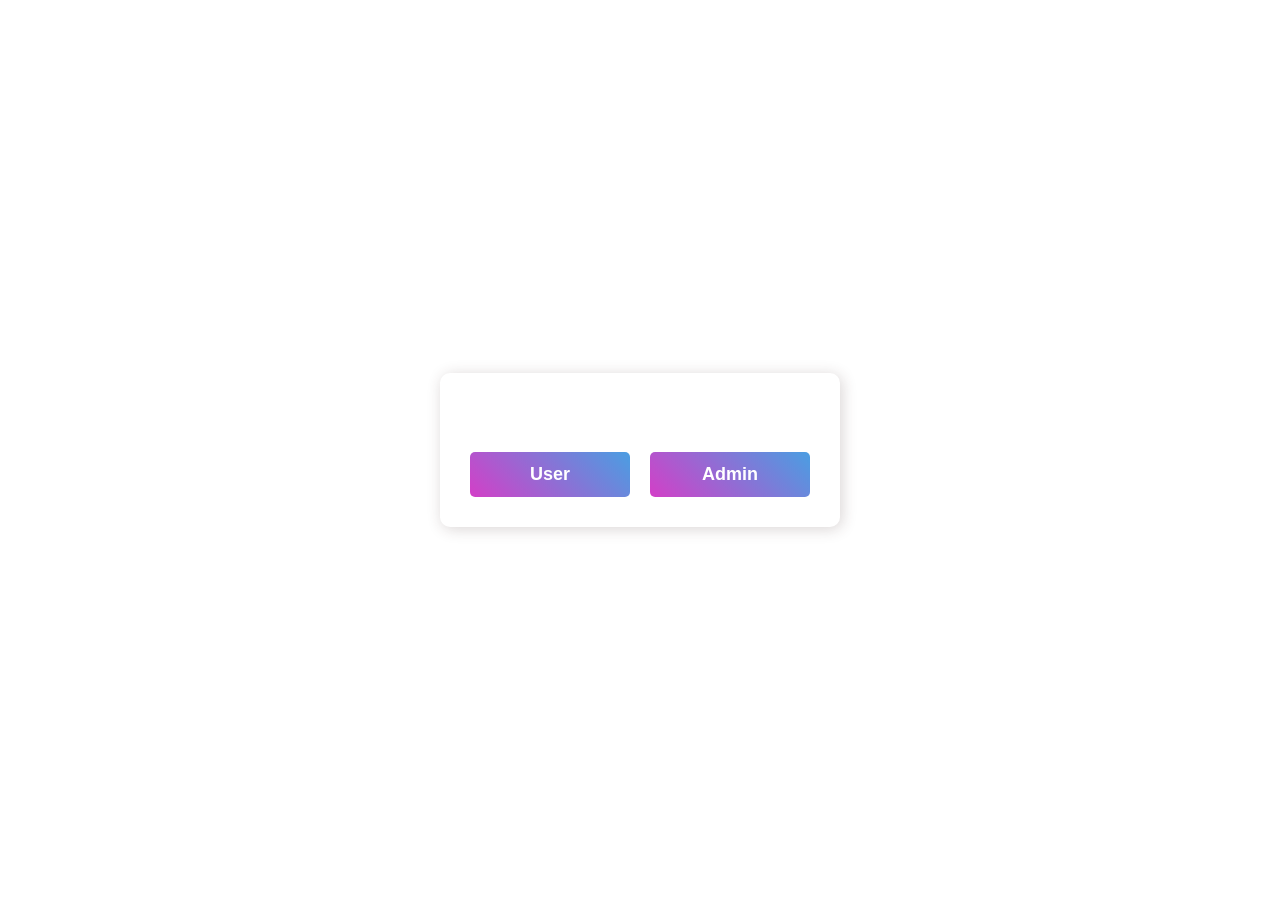
<file: index.html>
<!DOCTYPE html>
<html lang="en">
<head>
    <meta charset="UTF-8">
    <meta name="viewport" content="width=device-width, initial-scale=1.0">
    <title>Login Selection</title>
    <link rel="stylesheet" href="style.css" />
    <style>
        body {
            display: flex;
            justify-content: center;
            align-items: center;
            height: 100vh;
            background: url("https://images3.alphacoders.com/830/thumb-1920-83067.jpg") no-repeat; 
            background-size: cover;
            background-position: center;
        }

        .wrapper {
            text-align: center;
            background: rgba(255, 255, 255, 0.1);
            backdrop-filter: blur(15px);
            padding: 30px;
            border-radius: 10px;
            box-shadow: 2px 2px 15px rgba(67, 41, 41, 0.2);
            max-width: 400px;
            width: 100%;
        }

        h2 {
            font-size: 25px;
            color: white;
            margin-bottom: 20px;
        }

        .role-selection {
            display: flex;
            justify-content: space-between;
            gap: 20px;
        }

        .role-selection button {
            width: 100%;
            padding: 12px;
            font-size: 18px;
            font-weight: bold;
            border-radius: 5px;
            border: none;
            background: linear-gradient(45deg, #d33fc7, #4a9ee2);
            color: white;
            cursor: pointer;
            transition: 0.3s ease;
        }

        .role-selection button:hover {
            background: linear-gradient(45deg, #4a9ee2, #d33fc7);
            transform: scale(1.05);
        }
    </style>
</head>
<body>
    <div class="wrapper">
        <h2>Select Your Role</h2>
        <div class="role-selection">
            <button onclick="location.href='user_auth.html'">User</button>
            <button onclick="location.href='admin_auth.html'">Admin</button>
        </div>
    </div>
</body>
</html>
</file>
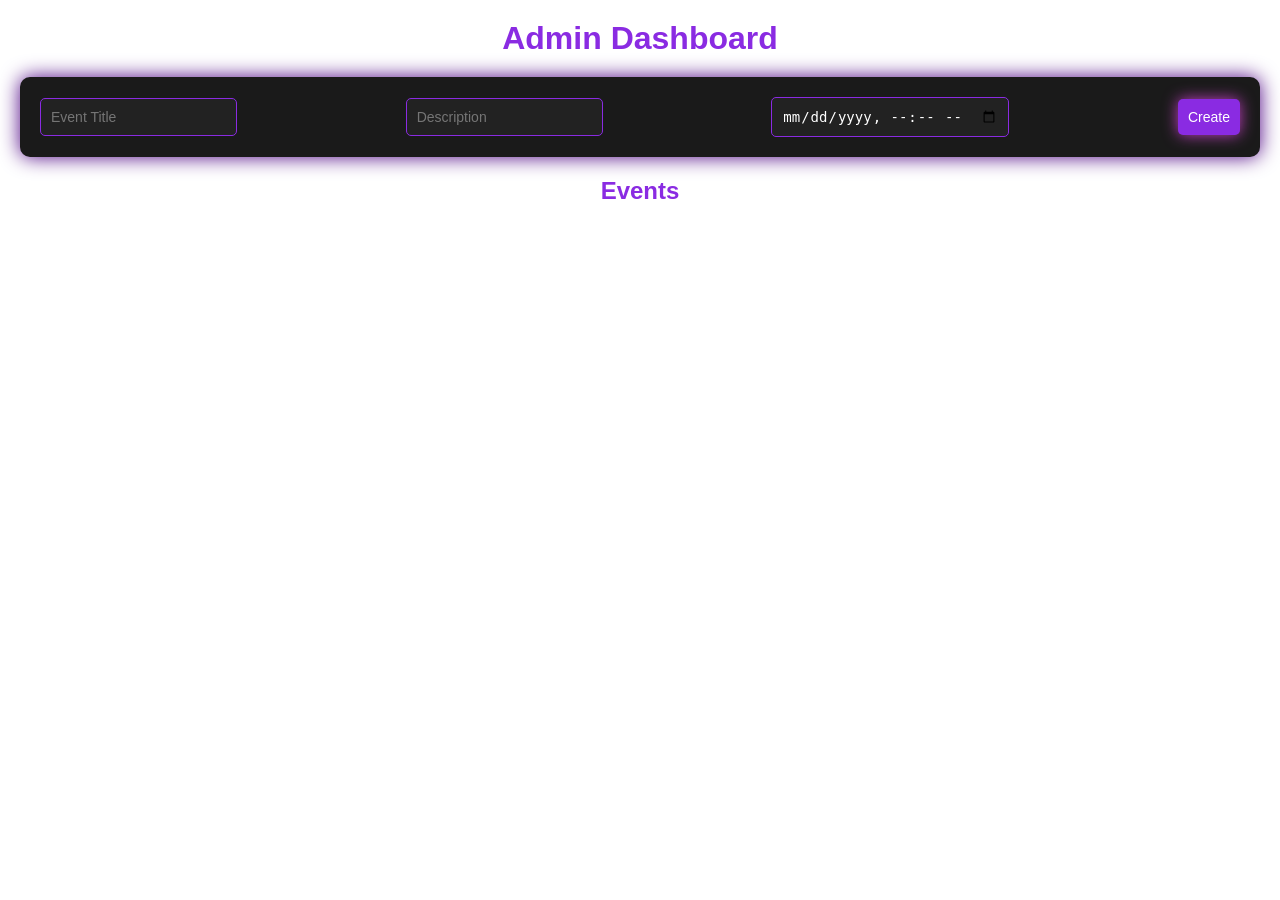
<file: admin-dashboard.html>
<!DOCTYPE html>
<html lang="en">
<head>
    <meta charset="UTF-8">
    <meta name="viewport" content="width=device-width, initial-scale=1.0">
    <title>Admin Dashboard</title>
    <link rel="stylesheet" href="style2.css">
</head>
<body>

    <h1>Admin Dashboard</h1>

    <form id="eventForm">
        <div class="form-row">
            <input type="text" id="title" placeholder="Event Title" required>
            <input type="text" id="description" placeholder="Description" required>
            <input type="datetime-local" id="date" required>
            <button type="submit">Create</button>
        </div>
    </form>

    <h2>Events</h2>
    <div id="eventsContainer"></div>

    <script src="script2.js"></script>

</body>
</html>
</file>
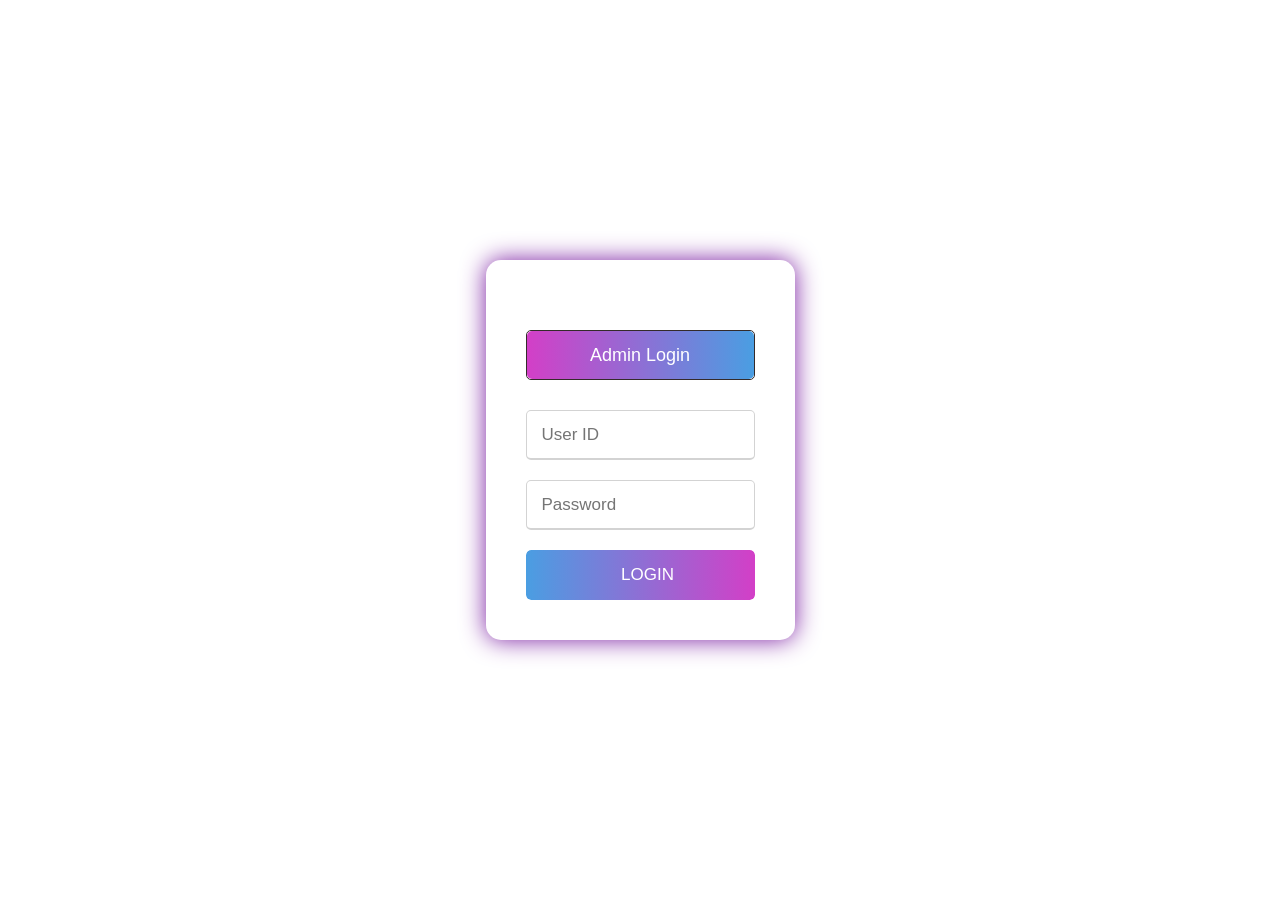
<file: admin_auth.html>
<!DOCTYPE html>
<html lang="en">
<head>
    <meta charset="UTF-8">
    <meta name="viewport" content="width=device-width, initial-scale=1.0">
    <title>Admin Login</title>
    <style>
        @import url('https://fonts.googleapis.com/css2?family=Raleway:wght@300&display=swap');

        * {
            margin: 0;
            padding: 0;
            box-sizing: border-box;
            font-family: 'Arial', sans-serif;
        }

        html, body {
            display: grid;
            height: 100%;
            width: 100%;
            place-items: center;
            background: url("https://images3.alphacoders.com/830/thumb-1920-83067.jpg") no-repeat;
            background-position: center;
            background-size: cover;
        }

        .wrapper {
    overflow: hidden;
    max-width: 450px; 
    background: transparent;
    backdrop-filter: blur(15px);
    padding: 40px;
    border-radius: 15px; 
    box-shadow: 0 0 25px #7B1FA2; 
}


        .title-text {
            display: flex;
            width: 200%;
        }

        .title {
            width: 100%;
            font-size: 35px;
            font-weight: 600;
            text-align: center;
            color: #fff;
        }

        .slide-controls {
            position: relative;
            display: flex;
            height: 50px;
            width: 100%;
            overflow: hidden;
            margin: 30px 0 10px 0;
            justify-content: center;
            border: 1px solid rgb(52, 43, 43);
            border-radius: 5px;
        }

        .slide {
            height: 100%;
            width: 100%;
            color: #fff;
            font-size: 18px;
            font-weight: 500;
            text-align: center;
            line-height: 48px;
            cursor: pointer;
            z-index: 1;
            transition: all 0.6 ease;
        }

        .slider-tab {
            position: absolute;
            height: 100%;
            width: 100%;
            left: 0;
            z-index: 0;
            border-radius: 5px;
            background: -webkit-linear-gradient(left, #d33fc7, #4a9ee2);
            transition: all 0.6s cubic-bezier(0.68, -0.55, 0.265, 1.55);
        }

        .form-container {
            width: 100%;
            overflow: hidden;
        }

        .form-inner {
            display: flex;
            width: 100%;
            transition: all 0.6s cubic-bezier(0.68,-0.55,0.265,1.55);
        }

        .form-inner form {
            width: 100%;
        }

        .field {
            height: 50px;
            width: 100%;
            margin-top: 20px;
        }

        .field input {
            height: 100%;
            width: 100%;
            outline: none;
            padding-left: 15px;
            border-radius: 5px;
            border: 1px solid lightgrey;
            border-bottom-width: 2px;
            font-size: 17px;
            transition: all 0.3s ease;
        }

        .field input:focus {
            border-color: #3012f0;
        }

        .pass-link {
            margin-top: 5px;
            text-align: center;
        }

        .pass-link a {
            text-decoration: none;
            color: rgb(188,85,192);
            font-weight: bold;
        }

        .btn {
            height: 50px;
            width: 100%;
            border-radius: 5px;
            position: relative;
            overflow: hidden;
            margin-top: 20px;
        }

        .btn input[type="submit"] {
            height: 100%;
            width: 100%;
            z-index: 2;
            position: relative;
            background: -webkit-linear-gradient(right, #d33fc7, #4a9ee2);
            border: none;
            color: #fff;
            font-weight: 500;
            cursor: pointer;
            text-transform: uppercase;
        }

        .btn:hover input[type="submit"] {
            background: #4a9ee2;
        }

    </style>
</head>
<body>
    <div class="wrapper">
        <div class="form-container">
            <div class="slide-controls">
                <label class="slide">Admin Login</label>
                <div class="slider-tab"></div>
            </div>
            <div class="form-inner">
                <form id="adminLoginForm">
                    <div class="field">
                        <input type="text" id="adminUserID" placeholder="User ID" required>
                    </div>
                    <div class="field">
                        <input type="password" id="adminPassword" placeholder="Password" required>
                    </div>
                    <div class="field btn">
                        <input type="submit" value="Login">
                    </div>
                </form>
            </div>
        </div>
    </div>

    <script>
        document.getElementById("adminLoginForm").addEventListener("submit", function(e) {
            e.preventDefault();
    
            const userID = document.getElementById("adminUserID").value;
            const password = document.getElementById("adminPassword").value;

            const adminUserID = "admin";
            const adminPassword = "password123"; 
    
            if (userID === adminUserID && password === adminPassword) {
                alert("Login Successful!");
                window.location.href = "admin-dashboard.html"; 
            } else {
                alert("Invalid Credentials! Please try again.");
            }
        });
    </script>
    
</body>
</html>
</file>
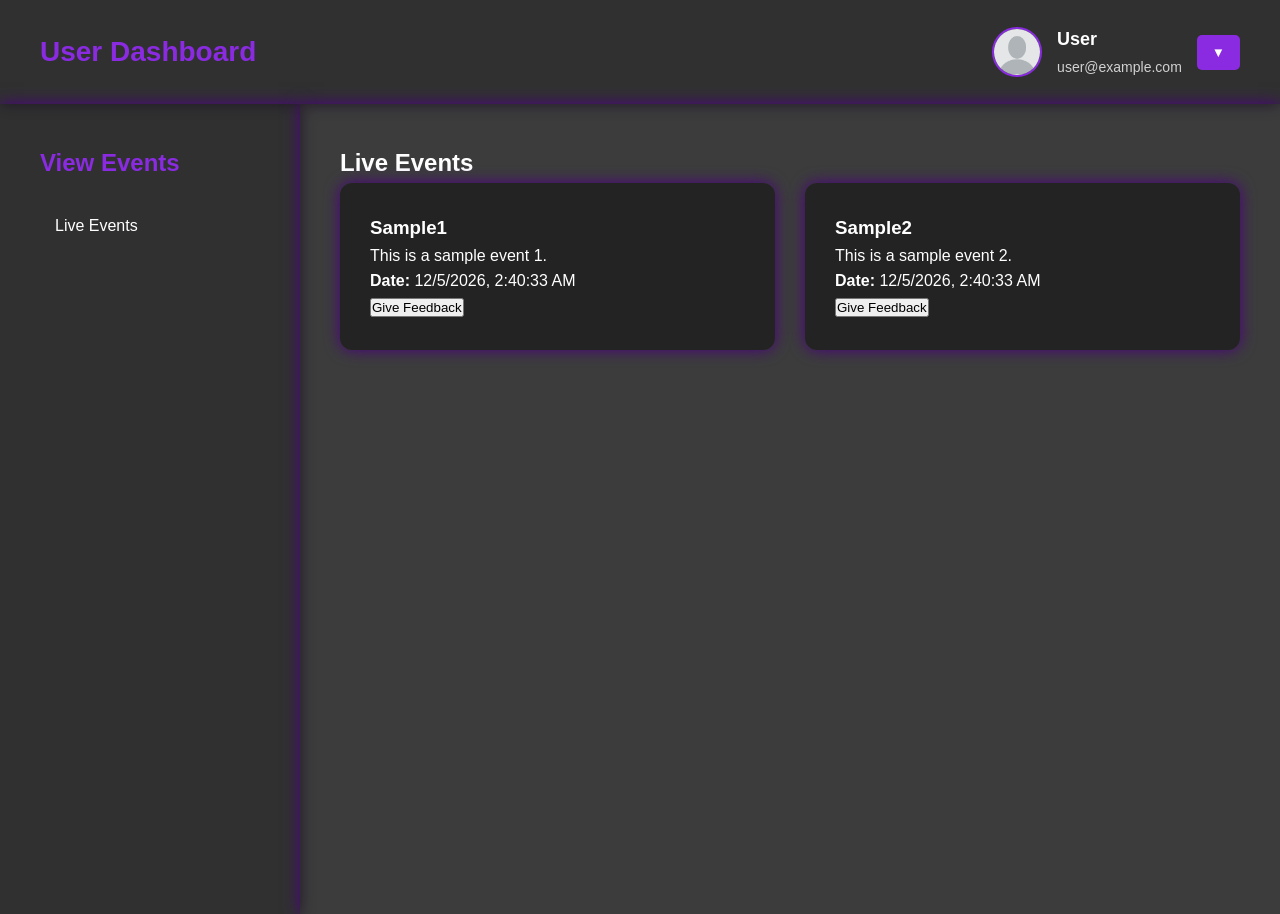
<file: user-dashboard.html>
<!DOCTYPE html>
<html lang="en">
<head>
    <meta charset="UTF-8">
    <meta name="viewport" content="width=device-width, initial-scale=1.0">
    <title>User Dashboard - Live Events</title>
    <link rel="stylesheet" href="style3.css">
</head>
<body>
<header>
    <div class="navbar">
        <h1>User Dashboard</h1>

        <div class="profile">
            <img src="[data-uri]" alt="User Avatar">  <!-- User Avatar -->
            <div class="profile-info">
                <p>User</p>
                <small>user@example.com</small>
            </div>

            <div class="dropdown">
                <button class="dropbtn">▼</button>
                <div class="dropdown-content">
                    <a href="#">Settings</a>
                    <a href="#">Logout</a>
                </div>
            </div>
        </div>
    </div>
</header>

<div class="container">

    <aside class="sidebar">
        <h3>View Events</h3>
        <ul>
            <li>
                <a href="#" onclick="loadEvents('live')">Live Events</a>
            </li>
        </ul>
    </aside>

    <main class="content-frame">
        <h2>Live Events</h2>
        <div id="eventDetails" class="event-grid"></div>
        <div id="feedbackForm" class="feedback-form" style="display: none;">
            <h3>Event Feedback</h3>
            <textarea id="comment" placeholder="Write your review..."></textarea>
            <label>Rating:</label>
            <select id="rating">
                <option value="1">1</option>
                <option value="2">2</option>
                <option value="3">3</option>
                <option value="4">4</option>
                <option value="5">5</option>
            </select>
            <label>Upload Image:</label>
            <input type="file" id="imageUpload" accept="image/*">
            <button onclick="submitFeedback()">Submit</button>
        </div>
    </main>
</div>

<script src="script3.js"></script>

</body>
</html>
</file>
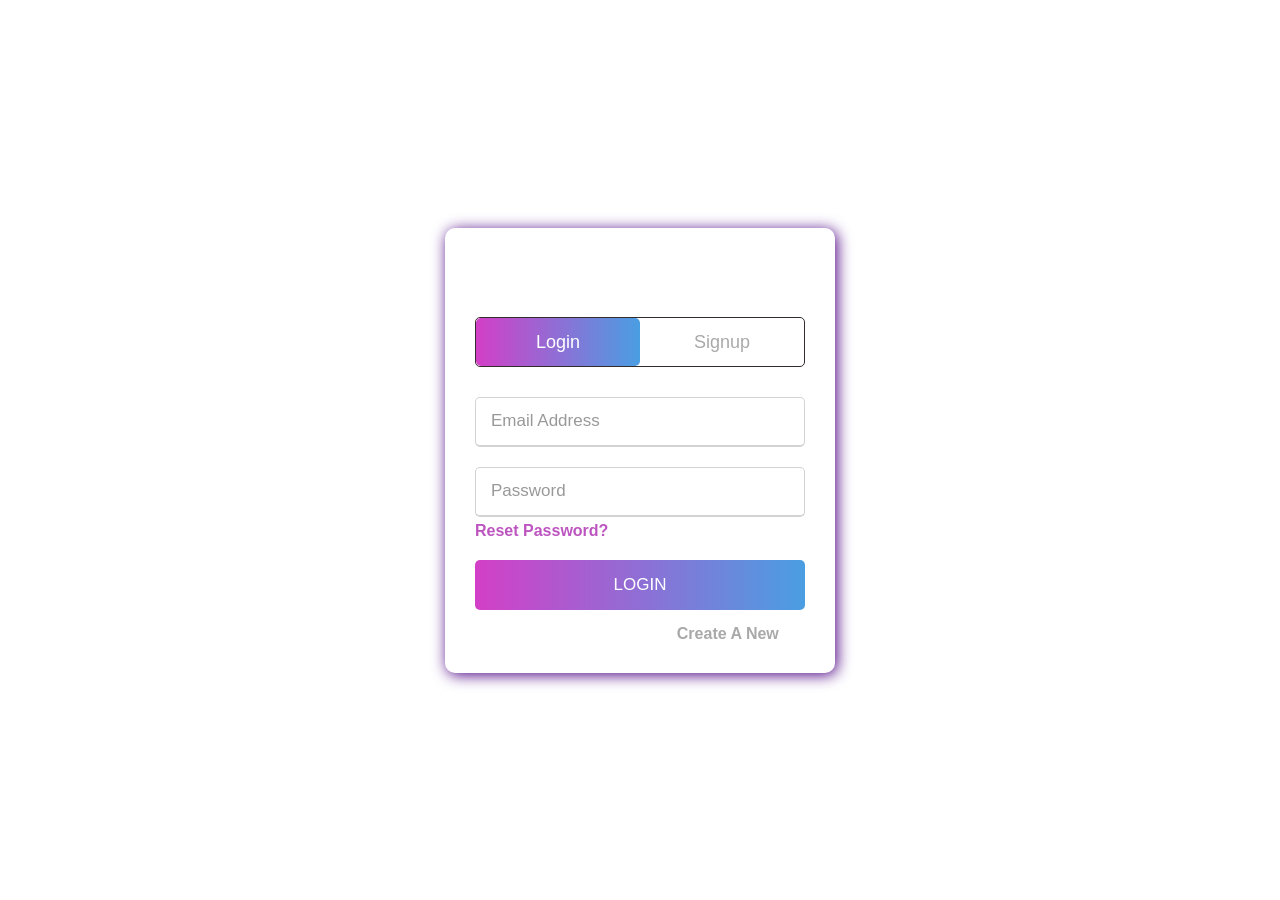
<file: user_auth.html>
<!DOCTYPE html>
<html lang="en">
<head>
    <meta charset="UTF-8">
    <meta name="viewport" content="width=device-width, initial-scale=1.0">
    <title>Login & Signup</title>
    <link rel="stylesheet" href="style.css" />
</head>
<body>
    <div class="wrapper">
        <div class="title-text">
            <div class="title login"><h2>LOG IN / S</h2></div>
            <div class="title signup"><h2>IGN UP</h2></div>
        </div>
        <div class="form-container">
            <div class="slide-controls">
                <input type="radio" name="slide" id="login" checked>
                <input type="radio" name="slide" id="signup">
                <label for="login" class="slide login">Login</label>
                <label for="signup" class="slide signup">Signup</label>
                <div class="slider-tab"></div>
            </div>
            <div class="form-inner">
                <form id="loginForm" class="login">
                    <div class="field">
                        <input type="email" id="loginEmail" placeholder="Email Address" required autocomplete="off">
                    </div>
                    <div class="field">
                        <input type="password" id="loginPassword" placeholder="Password" required autocomplete="off">
                    </div>
                    <div class="pass-link">
                        <a href="#">Reset Password?</a>
                    </div>
                    <div class="field btn">
                        <div class="btn-layer"></div>
                        <input type="submit" value="Login">
                    </div>
                    <div class="signup-link">
                        Don't Have an Account? <a href="#">Create A New</a>
                    </div>
                </form>
                
                <form id="signupForm" class="signup">
                    <div class="field">
                        <input type="email" id="signupEmail" placeholder="Email Address" required autocomplete="off">
                    </div>
                    <div class="field">
                        <input type="password" id="signupPassword" placeholder="Password" required autocomplete="off">
                    </div>
                    
                    <div class="field btn">
                        <div class="btn-layer"></div>
                        <input type="submit" value="Sign Up">
                    </div>
                </form>
            </div>
        </div>
    </div>

    <script src="script.js"></script>
</body>
</html>
</file>
<file: style.css>
@import url('https://fonts.googleapis.com/css2?family=Raleway:wght@300&display=swap');


*{
    margin: 0;
    padding: 0;
    box-sizing: border-box;
    font-family: 'Arial', sans-serif;
}

html, body {
    display: grid;
    height: 100%;
    width: 100%;
    place-items: center;
    background: url("https://images3.alphacoders.com/830/thumb-1920-83067.jpg") no-repeat;
    background-position: center;
    background-size: cover;
}

h2 {
    font-size: 25px; 
    color: white; 
    text-align: center; 
    font-weight: bold; 
}

select {
    width: 100%;
    padding: 12px;
    font-size: 18px;
    font-weight: bold;
    border-radius: 5px;
    border: 1px solid lightgrey;
    background-color: #fff;
    cursor: pointer;
}

#adminPasskeyContainer {
    display: none; 
    margin-top: 10px;
}

::selection {
    background: #ad12f0;
    color: #fff;
}

.wrapper {
    overflow: hidden;
    max-width: 390px;
    background: transparent;
    backdrop-filter: blur(15px);
    padding: 30px;
    border-radius: 10px;
    box-shadow: 2px 2px 15px #4B0082;
}

.wrapper .title-text {
    display: flex;
    width: 200%;
}

.wrapper .f{
    width: 50%;
    font-size: 35px;
    font-weight: 600;
    text-align: center;
    transition: all 0.6s cubic-bezier(0.68, -0.55, 0.265, 1.55);
    color: #fff;
}


.wrapper .slide-controls {
    position: relative;
    display: flex;
    height: 50px;
    width: 100%;
    overflow: hidden;
    margin: 30px 0 10px 0;
    justify-content: space-between;
    border: 1px solid rgb(52, 43, 43);
    border-radius: 5px;
}



.slide-controls .slide{
    height: 100%;
    width: 100%;
    color: #fff;
    font-size: 18px;
    font-weight: 500;
    text-align: center;
    line-height: 48px;
    cursor: pointer;
    z-index: 1;
    transition: all 0.6 ease;
}

.slide-controls label.signup {
    color: #e7efde;
}

.slide-controls .slider-tab {
    position: absolute;
    height: 100%;
    width: 50%;
    left: 0;
    z-index: 0;
    border-radius: 5px;
    background: -webkit-linear-gradient(left, #d33fc7, #4a9ee2);
    transition: all 0.6s cubic-bezier(0.68, -0.55, 0.265, 1.55);
}

input[type="radio"]{
    display: none;
}

#signup:checked ~.slider-tab{
    left: 50%;
}

#signup:checked ~label.signup{
    color: #fff;
    cursor: default;
    user-select: none;
}

#signup:checked ~label.login{
    color: darkgray;
}

#login:checked ~label.signup{
    color: darkgray;
}

#login:checked ~label.login {
    cursor: default;
    user-select: none;
}

.wrapper .form-container {
    width: 100%;
    overflow: hidden;
}

.form-container .form-inner {
    display: flex;
    width: 200%;
}

.form-container .form-inner form{
    width: 50%;
    transition: all 0.6s cubic-bezier(0.68,-0.55,0.265,1.55);
}

.form-inner form .field{
    height: 50px;
    width: 100%;
    margin-top: 20px;
}

.form-inner form .field input{
    height: 100%;
    width: 100%;
    outline:none;
    padding-left: 15px;
    border-radius: 5px;
    border: 1px solid lightgrey;
    border-bottom-width: 2px;
    font-size: 17px;
    transition: all 0.3s ease;
}

.form-inner form .field input:focus{
    border-color: #3012f0;
}
form .field input::placeholder{
    color: #999;
    transition: all 0.3s ease;;
}

form .field input:focus::placeholder{
    color: #999;
}

.form-inner form .pass-link{
    margin-top: 5px;
}

.form-inner form .pass-link a{
    text-decoration: none;
    color: rgb(188,85,192);
    font-weight: bold;
}


.form-inner form .signup-link{
    text-align: center;
    margin-top: 15px;
    color: #fff;
}

.form-inner form .signup-link a{
    text-decoration: none;
    color: darkgray;
    font-weight: bold;
}

.form-inner form .pass-link a:hover,
.form-inner form .signup-link a:hover{
    text-decoration: none;
    color:#4a9ee2;
    background: transparent;
    filter: blur(0.4px);
    backdrop-filter: blur(20px);
}

form .btn{
    height: 50px;
    width: 100%;
    border-radius: 5px;
    position: relative;
    overflow: hidden;
}

form .btn .btn-layer{
    height: 100%;
    width: 300%;
    position: absolute;
    left: -100%;
    background: -webkit-linear-gradient(right, #d33fc7, #4a9ee2, #d33fc7, #4a9ee2);
    border-radius: 5px;
    transition: all 0.4s ease;
}

form .btn:hover .btn-layer{
    left: 0;
}

form .btn input[type="submit"]{
    height: 100%;
    width: 100%;
    z-index: 2;
    position: relative;
    background: none;
    border: none;
    color: #fff;
    padding-left: 0;
    border-radius: 10px;
    font-weight: 500;
    cursor: pointer;
    text-transform: uppercase;
}
</file>
<file: style2.css>
* {
    margin: 0;
    padding: 0;
    box-sizing: border-box;
}

body {
    font-family: Arial, sans-serif;
    background: url("https://images3.alphacoders.com/830/thumb-1920-83067.jpg") no-repeat;              
    color: #D1D1D1;                    
    min-height: 100vh;
    padding: 20px;
}

h1, h2 {
    color: #8A2BE2;                     
    text-align: center;
    margin-bottom: 20px;
}

form {
    max-width: 100%;
    margin: 0 auto 20px;
    background: #1a1a1a;               
    padding: 20px;
    border-radius: 10px;
    box-shadow: 0 0 20px #4B0082;       
}

.form-row {
    display: flex;
    justify-content: space-between;
    align-items: center;
    gap: 10px;
}

input, button {
    padding: 10px;
    font-size: 14px;
    border: 1px solid #8A2BE2;          
    background: #222;
    color: #fff;
    border-radius: 5px;
    transition: 0.3s;
}

input:focus {
    outline: none;
    box-shadow: 0 0 15px #BF40BF;       
}

button {
    background: #8A2BE2;               
    color: white;
    cursor: pointer;
    transition: 0.3s;
    box-shadow: 0 0 15px #BF40BF;
    border: none;
}

button:hover {
    background: #BF40BF;              
    box-shadow: 0 0 30px #BF40BF;
}

#eventsContainer {
    margin: 20px auto;
    max-width: 1200px;
}

.event-card {
    display: flex;
    justify-content: space-between;
    align-items: center;
    background: #222;
    color: white;
    padding: 15px 20px;
    border-radius: 8px;
    box-shadow: 0 0 15px #4B0082;
    margin-bottom: 15px;
    transition: 0.3s;
}

.event-card:hover {
    box-shadow: 0 0 25px #BF40BF;
}

.event-card button {
    background: #4B0082;               
    color: white;
    border: none;
    padding: 8px 15px;
    cursor: pointer;
    transition: 0.3s;
    margin-left: 10px;
}

.event-card button:hover {
    background: #8A2BE2;              
    box-shadow: 0 0 15px #BF40BF;
}

.event-info {
    display: flex;
    align-items: center;
    gap: 20px;
}

.event-info p {
    margin: 0;
    font-size: 14px;
}
</file>
<file: style3.css>
* {
    margin: 0;
    padding: 0;
    box-sizing: border-box;
}

html {
    background: url("https://images3.alphacoders.com/830/thumb-1920-83067.jpg") no-repeat center center fixed;
    background-size: cover;               
}

body {
    font-family: Arial, sans-serif;
    color: #D1D1D1;
    min-height: 100vh;
    line-height: 1.6;
}

.navbar {
    background: rgba(26, 26, 26, 0.9);     
    color: #8A2BE2;                        
    display: flex;
    justify-content: space-between;
    align-items: center;
    padding: 25px 40px;
    box-shadow: 0 0 15px #4B0082;
    position: relative;
    z-index: 1;
}

.navbar h1 {
    font-size: 28px;
}


.profile {
    display: flex;
    align-items: center;
    gap: 15px;
}

.profile img {
    width: 50px;
    height: 50px;
    border-radius: 50%;
    border: 2px solid #8A2BE2;       
}

.profile-info p {
    font-size: 18px;
    font-weight: bold;
    color: white;
}

.profile-info small {
    font-size: 14px;
    color: #D1D1D1;
}

.dropdown {
    position: relative;
    display: inline-block;
}

.dropbtn {
    background: #8A2BE2;               
    color: white;
    padding: 10px 15px;
    border: none;
    cursor: pointer;
    border-radius: 5px;
}

.dropdown-content {
    display: none;
    position: absolute;
    right: 0;
    background: #333;
    min-width: 150px;
    z-index: 1;
    box-shadow: 0 8px 16px rgba(0, 0, 0, 0.2);
}

.dropdown-content a {
    color: white;
    padding: 12px 16px;
    display: block;
    text-decoration: none;
}

.dropdown-content a:hover {
    background: #8A2BE2;
}

.dropdown:hover .dropdown-content {
    display: block;
}

.container {
    display: flex;
    min-height: 90vh;
}

.sidebar {
    width: 300px;
    background: rgba(26, 26, 26, 0.9);      
    color: white;
    padding: 40px;
    box-shadow: 0 0 15px #4B0082;
    z-index: 1;
}

.sidebar h3 {
    font-size: 24px;
    color: #8A2BE2;
    margin-bottom: 20px;
}

.sidebar ul {
    list-style: none;
}

.sidebar ul li {
    margin: 15px 0;
}

.sidebar a {
    color: white;
    text-decoration: none;
    display: block;
    padding: 10px 15px;
    transition: 0.3s;
}

.sidebar a:hover {
    background: #8A2BE2;
    color: white;
}

.content-frame {
    flex: 1;
    padding: 40px;
    background: rgba(26, 26, 26, 0.85);     
    color: white;
    overflow-y: auto;
    box-shadow: 0 0 15px #4B0082;
    z-index: 1;
}

.event-grid {
    display: grid;
    grid-template-columns: repeat(auto-fit, minmax(350px, 1fr));
    gap: 30px;
}

.event-card {
    background: rgba(34, 34, 34, 0.95);     
    color: white;
    padding: 30px;
    border-radius: 12px;
    box-shadow: 0 0 15px #4B0082;
    transition: transform 0.3s ease, box-shadow 0.3s;
    cursor: pointer;
}

.event-card:hover {
    transform: translateY(-10px);
    box-shadow: 0 0 30px #BF40BF;
}
</file>
